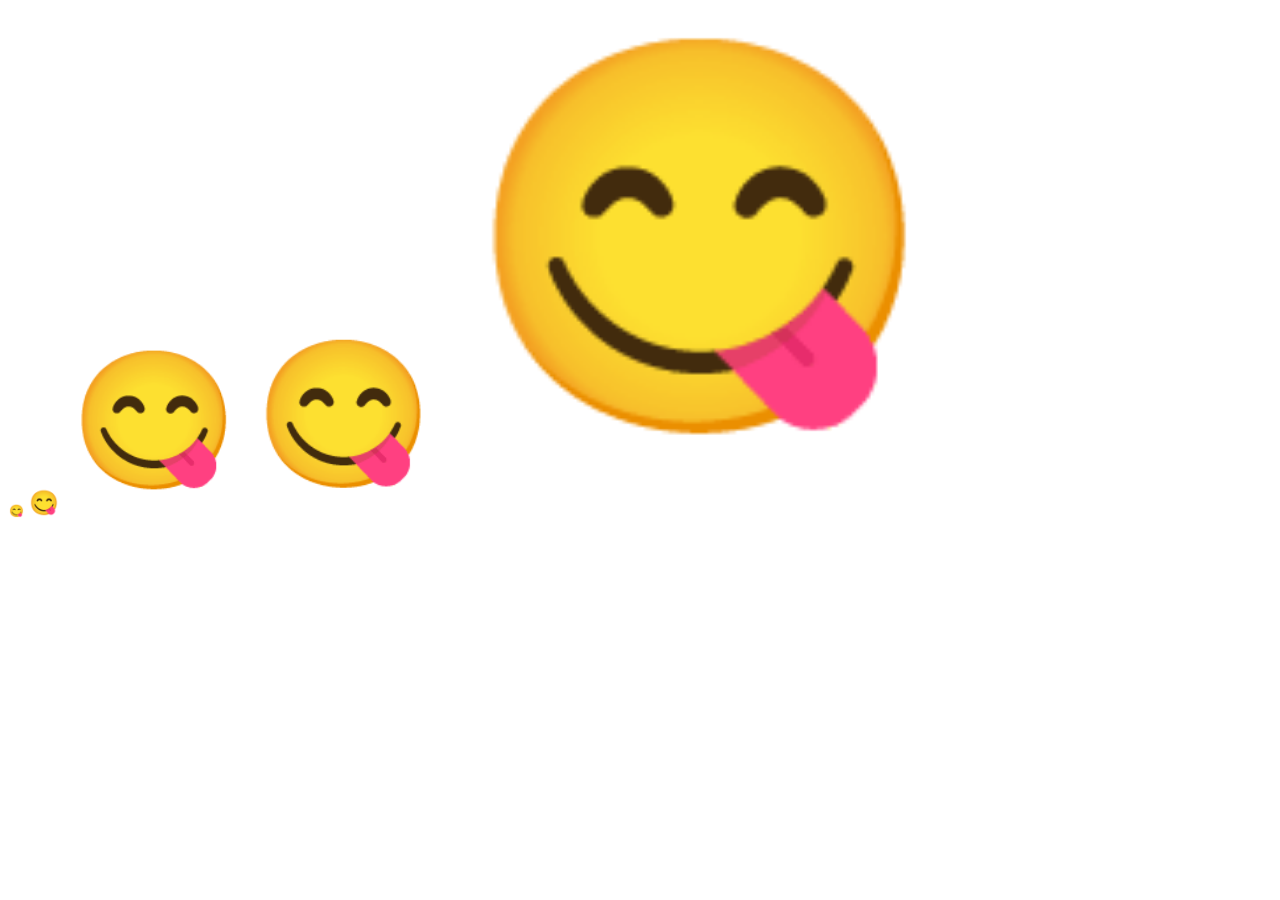
<file: generate-emoji-favicon.html>
<!DOCTYPE html>
<html>
<head>
    <meta charset="UTF-8">
    <title>Generate Emoji Favicon</title>
</head>
<body>
    <canvas id="canvas16" width="16" height="16"></canvas>
    <canvas id="canvas32" width="32" height="32"></canvas>
    <canvas id="canvas180" width="180" height="180"></canvas>
    <canvas id="canvas192" width="192" height="192"></canvas>
    <canvas id="canvas512" width="512" height="512"></canvas>
    
    <script>
        const emoji = '😋'; // Yummy smile emoji
        
        function drawEmoji(canvas, size) {
            const ctx = canvas.getContext('2d');
            ctx.fillStyle = '#ffffff';
            ctx.fillRect(0, 0, size, size);
            ctx.font = `${size * 0.75}px Arial`;
            ctx.textAlign = 'center';
            ctx.textBaseline = 'middle';
            ctx.fillText(emoji, size / 2, size / 2);
        }
        
        drawEmoji(document.getElementById('canvas16'), 16);
        drawEmoji(document.getElementById('canvas32'), 32);
        drawEmoji(document.getElementById('canvas180'), 180);
        drawEmoji(document.getElementById('canvas192'), 192);
        drawEmoji(document.getElementById('canvas512'), 512);
        
        // Download links
        function downloadCanvas(canvasId, filename) {
            const canvas = document.getElementById(canvasId);
            const link = document.createElement('a');
            link.download = filename;
            link.href = canvas.toDataURL('image/png');
            document.body.appendChild(link);
            link.click();
            document.body.removeChild(link);
        }
        
        setTimeout(() => {
            downloadCanvas('canvas16', 'favicon-16x16.png');
        }, 100);
        setTimeout(() => {
            downloadCanvas('canvas32', 'favicon-32x32.png');
        }, 200);
        setTimeout(() => {
            downloadCanvas('canvas180', 'apple-touch-icon.png');
        }, 300);
        setTimeout(() => {
            downloadCanvas('canvas192', 'android-chrome-192x192.png');
        }, 400);
        setTimeout(() => {
            downloadCanvas('canvas512', 'android-chrome-512x512.png');
        }, 500);
    </script>
</body>
</html>
</file>
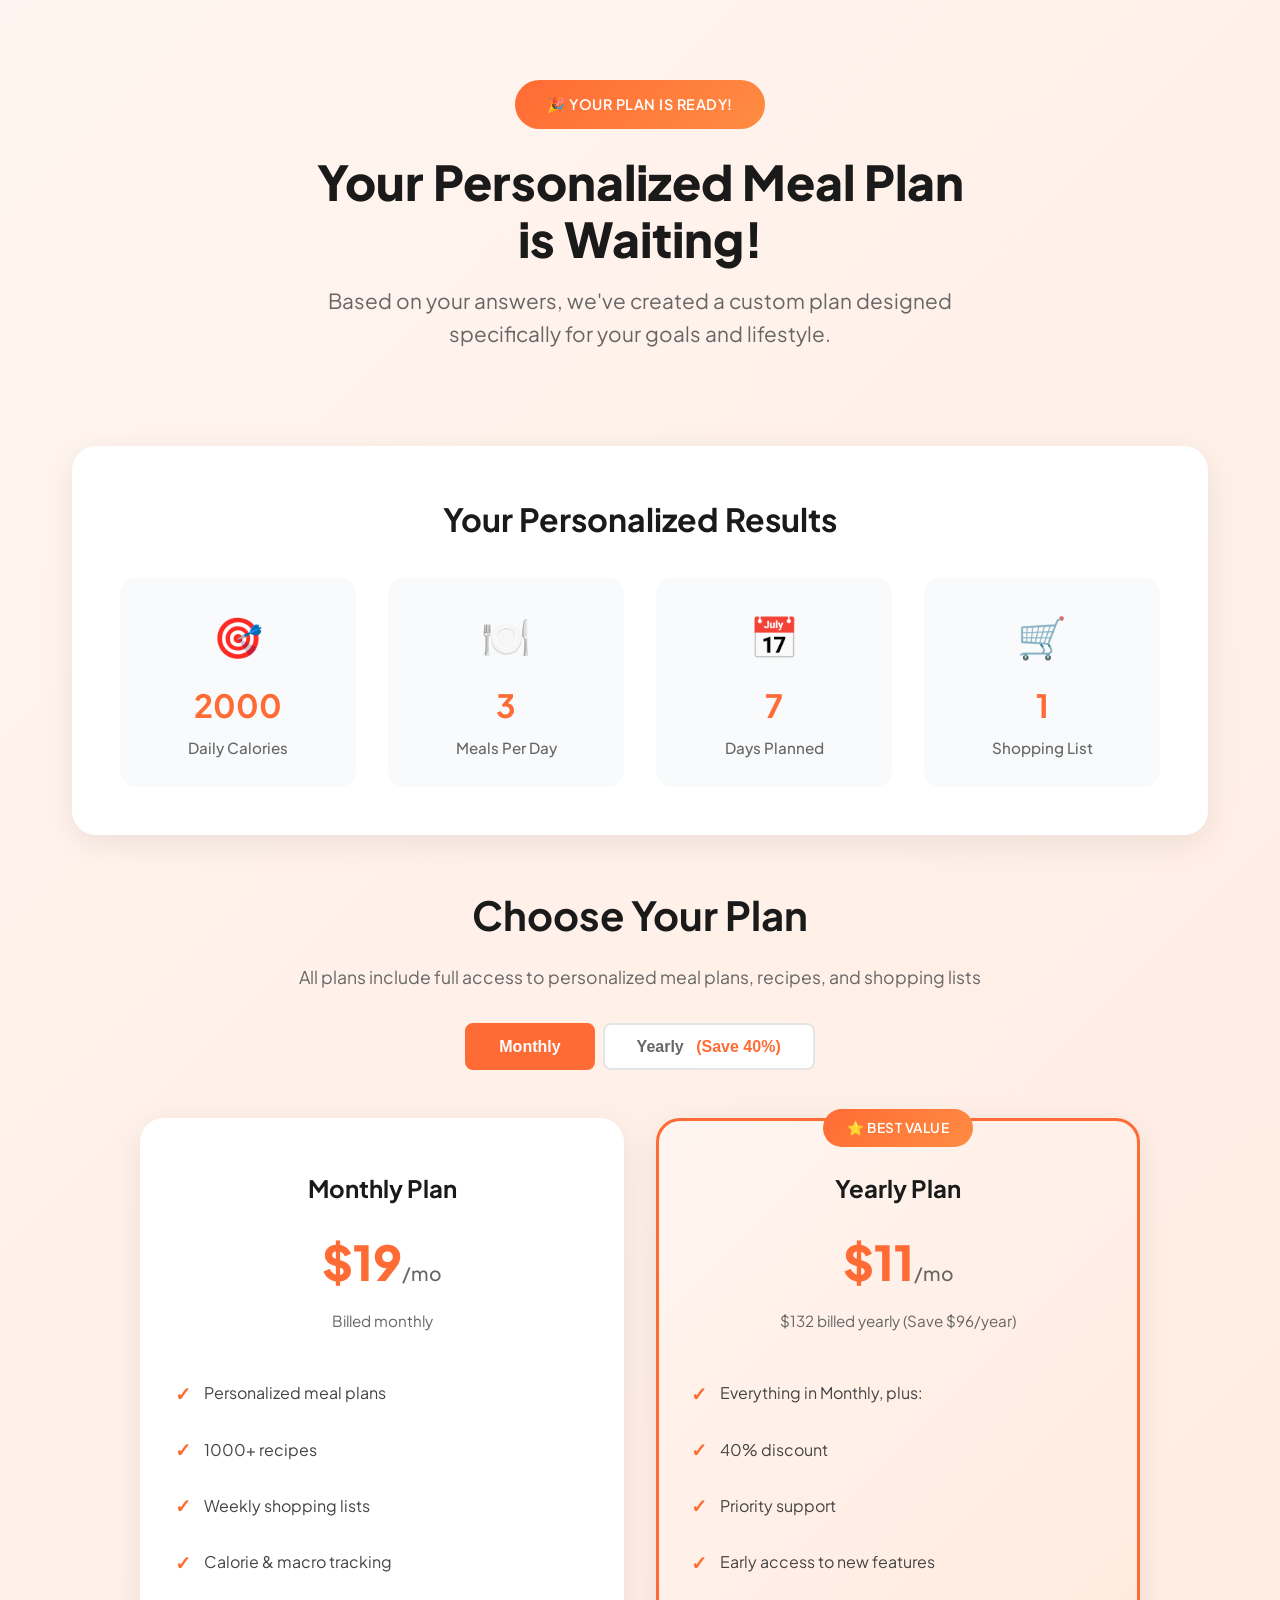
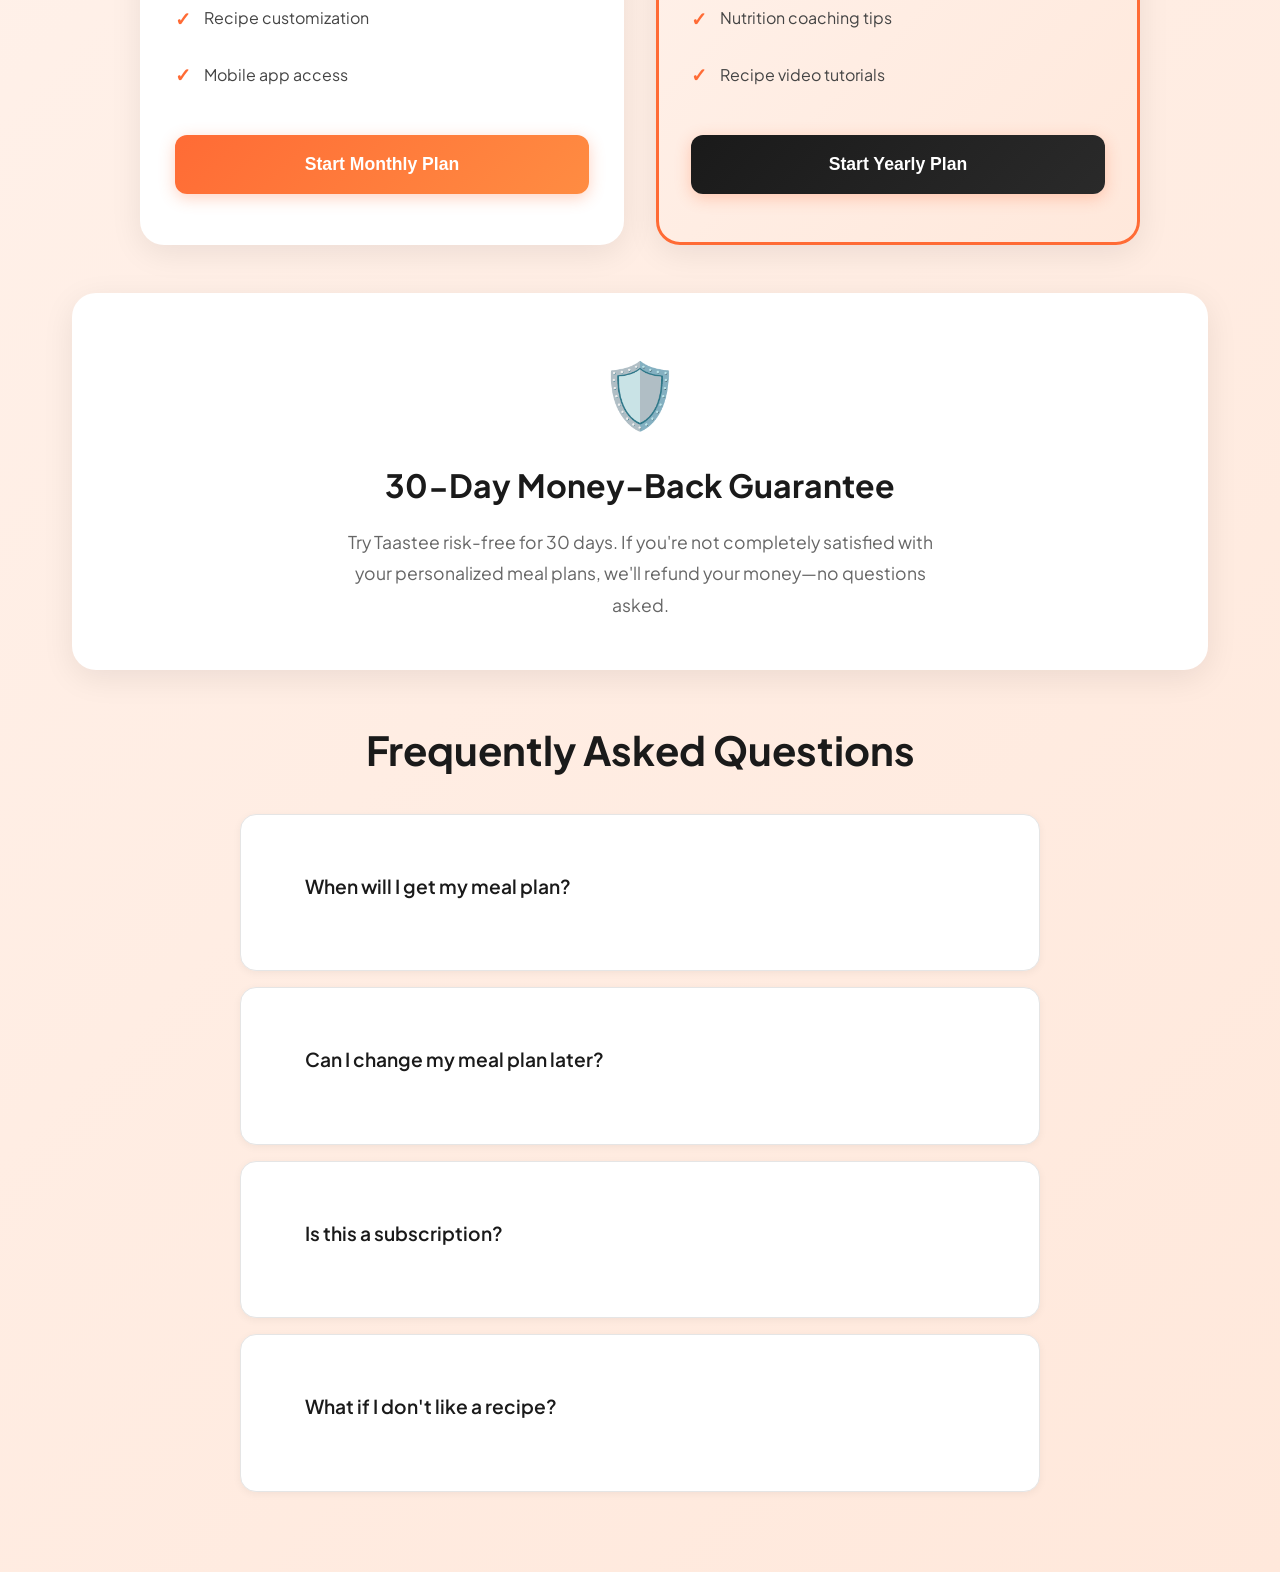
<file: offer.html>
<!DOCTYPE html>
<html lang="en">
<head>
    <meta charset="UTF-8">
    <meta name="viewport" content="width=device-width, initial-scale=1.0">
    <title>Your Personalized Plan - Taastee</title>
    <link rel="icon" type="image/x-icon" href="/favicon.ico">
    <link rel="icon" type="image/png" sizes="32x32" href="/favicon-32x32.png">
    <link rel="icon" type="image/png" sizes="16x16" href="/favicon-16x16.png">
    <link rel="apple-touch-icon" sizes="180x180" href="/apple-touch-icon.png">
    <link rel="stylesheet" href="styles.css">
    <style>
        body {
            background: linear-gradient(135deg, #fff5f0 0%, #ffe8db 100%);
            min-height: 100vh;
        }

        .offer-container {
            max-width: 1200px;
            margin: 0 auto;
            padding: 2rem;
        }

        .offer-header {
            text-align: center;
            margin-bottom: 3rem;
            padding: 3rem 2rem;
        }

        .offer-badge {
            display: inline-block;
            background: linear-gradient(135deg, #ff6b35 0%, #ff8c42 100%);
            color: white;
            padding: 0.8rem 2rem;
            border-radius: 50px;
            font-weight: 600;
            font-size: 0.9rem;
            letter-spacing: 0.5px;
            margin-bottom: 1.5rem;
            animation: pulse 2s ease-in-out infinite;
        }

        @keyframes pulse {
            0%, 100% { transform: scale(1); }
            50% { transform: scale(1.05); }
        }

        .offer-title {
            font-size: 3rem;
            font-weight: 800;
            color: #1a1a1a;
            margin-bottom: 1rem;
            line-height: 1.2;
        }

        .offer-subtitle {
            font-size: 1.3rem;
            color: #666;
            max-width: 700px;
            margin: 0 auto;
        }

        /* Results Summary */
        .results-summary {
            background: white;
            border-radius: 24px;
            padding: 3rem;
            box-shadow: 0 8px 32px rgba(0, 0, 0, 0.08);
            margin-bottom: 3rem;
        }

        .results-grid {
            display: grid;
            grid-template-columns: repeat(auto-fit, minmax(200px, 1fr));
            gap: 2rem;
            margin-top: 2rem;
        }

        .result-card {
            text-align: center;
            padding: 1.5rem;
            background: #f9fafb;
            border-radius: 16px;
            border: 2px solid transparent;
            transition: all 0.3s;
        }

        .result-card:hover {
            border-color: #ff6b35;
            transform: translateY(-4px);
        }

        .result-icon {
            font-size: 2.5rem;
            margin-bottom: 0.8rem;
        }

        .result-value {
            font-size: 2rem;
            font-weight: 700;
            color: #ff6b35;
            margin-bottom: 0.3rem;
        }

        .result-label {
            font-size: 0.95rem;
            color: #666;
            font-weight: 500;
        }

        /* Pricing Cards */
        .pricing-section {
            margin-bottom: 3rem;
        }

        .pricing-header {
            text-align: center;
            margin-bottom: 3rem;
        }

        .pricing-header h2 {
            font-size: 2.5rem;
            font-weight: 700;
            color: #1a1a1a;
            margin-bottom: 1rem;
        }

        .pricing-toggle {
            display: flex;
            gap: 0.5rem;
            justify-content: center;
            margin-top: 2rem;
        }

        .toggle-option {
            padding: 0.8rem 2rem;
            border: 2px solid #e5e5e5;
            background: white;
            border-radius: 8px;
            font-size: 1rem;
            font-weight: 600;
            color: #666;
            cursor: pointer;
            transition: all 0.3s;
        }

        .toggle-option.active {
            background: #ff6b35;
            color: white;
            border-color: #ff6b35;
        }

        .pricing-grid {
            display: grid;
            grid-template-columns: repeat(auto-fit, minmax(320px, 1fr));
            gap: 2rem;
            max-width: 1000px;
            margin: 0 auto;
        }

        .pricing-card {
            background: white;
            border-radius: 24px;
            padding: 3rem 2rem;
            box-shadow: 0 8px 32px rgba(0, 0, 0, 0.08);
            text-align: center;
            position: relative;
            border: 3px solid transparent;
            transition: all 0.3s;
        }

        .pricing-card:hover {
            transform: translateY(-8px);
            box-shadow: 0 16px 48px rgba(0, 0, 0, 0.12);
        }

        .pricing-card.featured {
            border-color: #ff6b35;
            background: linear-gradient(135deg, #fff5f0 0%, #ffe8db 100%);
        }

        .featured-badge {
            position: absolute;
            top: -12px;
            left: 50%;
            transform: translateX(-50%);
            background: linear-gradient(135deg, #ff6b35 0%, #ff8c42 100%);
            color: white;
            padding: 0.5rem 1.5rem;
            border-radius: 50px;
            font-weight: 600;
            font-size: 0.85rem;
            letter-spacing: 0.5px;
        }

        .plan-name {
            font-size: 1.5rem;
            font-weight: 700;
            color: #1a1a1a;
            margin-bottom: 1rem;
        }

        .plan-price {
            font-size: 3rem;
            font-weight: 800;
            color: #ff6b35;
            margin-bottom: 0.5rem;
        }

        .plan-price span {
            font-size: 1.2rem;
            color: #666;
            font-weight: 500;
        }

        .plan-billing {
            font-size: 0.95rem;
            color: #666;
            margin-bottom: 2rem;
        }

        .plan-features {
            text-align: left;
            margin-bottom: 2rem;
        }

        .plan-features li {
            padding: 0.8rem 0;
            color: #444;
            font-size: 1rem;
            display: flex;
            align-items: center;
            gap: 0.8rem;
        }

        .plan-features li::before {
            content: "✓";
            color: #ff6b35;
            font-weight: 700;
            font-size: 1.2rem;
            flex-shrink: 0;
        }

        .btn-select-plan {
            width: 100%;
            padding: 1.2rem 2rem;
            background: linear-gradient(135deg, #ff6b35 0%, #ff8c42 100%);
            color: white;
            border: none;
            border-radius: 12px;
            font-size: 1.1rem;
            font-weight: 600;
            cursor: pointer;
            transition: all 0.3s;
            box-shadow: 0 4px 16px rgba(255, 107, 53, 0.3);
        }

        .btn-select-plan:hover {
            transform: translateY(-2px);
            box-shadow: 0 6px 20px rgba(255, 107, 53, 0.4);
        }

        .pricing-card.featured .btn-select-plan {
            background: linear-gradient(135deg, #1a1a1a 0%, #2a2a2a 100%);
        }

        /* Guarantee Section */
        .guarantee-section {
            background: white;
            border-radius: 24px;
            padding: 3rem;
            text-align: center;
            box-shadow: 0 8px 32px rgba(0, 0, 0, 0.08);
            margin-bottom: 3rem;
        }

        .guarantee-icon {
            font-size: 4rem;
            margin-bottom: 1rem;
        }

        .guarantee-title {
            font-size: 2rem;
            font-weight: 700;
            color: #1a1a1a;
            margin-bottom: 1rem;
        }

        .guarantee-text {
            font-size: 1.1rem;
            color: #666;
            max-width: 600px;
            margin: 0 auto;
            line-height: 1.8;
        }

        /* FAQ Section */
        .faq-section {
            max-width: 800px;
            margin: 0 auto 3rem;
        }

        .faq-title {
            font-size: 2.5rem;
            font-weight: 700;
            color: #1a1a1a;
            text-align: center;
            margin-bottom: 2rem;
        }

        .faq-item {
            background: white;
            border-radius: 16px;
            padding: 2rem;
            margin-bottom: 1rem;
            box-shadow: 0 2px 8px rgba(0, 0, 0, 0.05);
        }

        .faq-question {
            font-size: 1.2rem;
            font-weight: 600;
            color: #1a1a1a;
            margin-bottom: 0.8rem;
        }

        .faq-answer {
            font-size: 1rem;
            color: #666;
            line-height: 1.8;
        }

        /* Responsive */
        @media (max-width: 768px) {
            .offer-title {
                font-size: 2rem;
            }

            .offer-subtitle {
                font-size: 1.1rem;
            }

            .results-grid {
                grid-template-columns: 1fr;
            }

            .pricing-grid {
                grid-template-columns: 1fr;
            }

            .results-summary,
            .guarantee-section {
                padding: 2rem;
            }
        }
    </style>
</head>
<body>
    <div class="offer-container">
        <!-- Header -->
        <div class="offer-header">
            <div class="offer-badge">🎉 YOUR PLAN IS READY!</div>
            <h1 class="offer-title">Your Personalized Meal Plan<br>is Waiting!</h1>
            <p class="offer-subtitle">Based on your answers, we've created a custom plan designed specifically for your goals and lifestyle.</p>
        </div>

        <!-- Results Summary -->
        <div class="results-summary">
            <h2 style="text-align: center; margin-bottom: 2rem; font-size: 2rem; color: #1a1a1a;">Your Personalized Results</h2>
            <div class="results-grid">
                <div class="result-card">
                    <div class="result-icon">🎯</div>
                    <div class="result-value" id="dailyCalories">2000</div>
                    <div class="result-label">Daily Calories</div>
                </div>
                <div class="result-card">
                    <div class="result-icon">🍽️</div>
                    <div class="result-value" id="mealsPerDay">3</div>
                    <div class="result-label">Meals Per Day</div>
                </div>
                <div class="result-card">
                    <div class="result-icon">📅</div>
                    <div class="result-value">7</div>
                    <div class="result-label">Days Planned</div>
                </div>
                <div class="result-card">
                    <div class="result-icon">🛒</div>
                    <div class="result-value">1</div>
                    <div class="result-label">Shopping List</div>
                </div>
            </div>
        </div>

        <!-- Pricing Section -->
        <div class="pricing-section">
            <div class="pricing-header">
                <h2>Choose Your Plan</h2>
                <p style="font-size: 1.1rem; color: #666;">All plans include full access to personalized meal plans, recipes, and shopping lists</p>
                <div class="pricing-toggle">
                    <button class="toggle-option active" onclick="toggleBilling('monthly')">Monthly</button>
                    <button class="toggle-option" onclick="toggleBilling('yearly')">Yearly <span style="color: #ff6b35; margin-left: 0.5rem;">(Save 40%)</span></button>
                </div>
            </div>

            <div class="pricing-grid">
                <!-- Monthly Plan -->
                <div class="pricing-card">
                    <div class="plan-name">Monthly Plan</div>
                    <div class="plan-price">$19<span>/mo</span></div>
                    <div class="plan-billing">Billed monthly</div>
                    <ul class="plan-features">
                        <li>Personalized meal plans</li>
                        <li>1000+ recipes</li>
                        <li>Weekly shopping lists</li>
                        <li>Calorie & macro tracking</li>
                        <li>Recipe customization</li>
                        <li>Mobile app access</li>
                    </ul>
                    <button class="btn-select-plan" onclick="selectPlan('monthly')">Start Monthly Plan</button>
                </div>

                <!-- Yearly Plan (Featured) -->
                <div class="pricing-card featured">
                    <div class="featured-badge">⭐ BEST VALUE</div>
                    <div class="plan-name">Yearly Plan</div>
                    <div class="plan-price">$11<span>/mo</span></div>
                    <div class="plan-billing">$132 billed yearly (Save $96/year)</div>
                    <ul class="plan-features">
                        <li>Everything in Monthly, plus:</li>
                        <li>40% discount</li>
                        <li>Priority support</li>
                        <li>Early access to new features</li>
                        <li>Nutrition coaching tips</li>
                        <li>Recipe video tutorials</li>
                    </ul>
                    <button class="btn-select-plan" onclick="selectPlan('yearly')">Start Yearly Plan</button>
                </div>
            </div>
        </div>

        <!-- Guarantee Section -->
        <div class="guarantee-section">
            <div class="guarantee-icon">🛡️</div>
            <h3 class="guarantee-title">30-Day Money-Back Guarantee</h3>
            <p class="guarantee-text">Try Taastee risk-free for 30 days. If you're not completely satisfied with your personalized meal plans, we'll refund your money—no questions asked.</p>
        </div>

        <!-- FAQ Section -->
        <div class="faq-section">
            <h2 class="faq-title">Frequently Asked Questions</h2>
            
            <div class="faq-item">
                <div class="faq-question">When will I get my meal plan?</div>
                <div class="faq-answer">Instantly! As soon as you subscribe, you'll get immediate access to your personalized meal plan, recipes, and shopping list.</div>
            </div>

            <div class="faq-item">
                <div class="faq-question">Can I change my meal plan later?</div>
                <div class="faq-answer">Absolutely! You can update your preferences, dietary restrictions, and goals at any time, and we'll regenerate your meal plan accordingly.</div>
            </div>

            <div class="faq-item">
                <div class="faq-question">Is this a subscription?</div>
                <div class="faq-answer">Yes, but you can cancel anytime with no penalties. We believe in giving you complete flexibility.</div>
            </div>

            <div class="faq-item">
                <div class="faq-question">What if I don't like a recipe?</div>
                <div class="faq-answer">Simply swap it out! Every meal can be replaced with alternatives that match your preferences and dietary needs.</div>
            </div>
        </div>
    </div>

    <script>
        // Load user data from localStorage
        const userData = JSON.parse(localStorage.getItem('taasteeUserData') || '{}');
        
        // Display personalized data
        if (userData.step8) {
            document.getElementById('mealsPerDay').textContent = userData.step8;
        }
        
        // Calculate estimated calories based on user data (simplified)
        let estimatedCalories = 2000; // Default
        if (userData.step1 === 'lose') {
            estimatedCalories = 1800;
        } else if (userData.step1 === 'gain') {
            estimatedCalories = 2400;
        }
        document.getElementById('dailyCalories').textContent = estimatedCalories;

        // Billing toggle
        function toggleBilling(type) {
            const buttons = document.querySelectorAll('.toggle-option');
            buttons.forEach(btn => btn.classList.remove('active'));
            event.target.classList.add('active');
            
            // Update pricing display (simplified)
            // In production, you'd update all prices based on the selected billing cycle
        }

        // Plan selection
        function selectPlan(plan) {
            console.log('Selected plan:', plan);
            console.log('User data:', userData);
            
            // Store selected plan
            localStorage.setItem('selectedPlan', plan);
            
            // In production, redirect to payment page
            alert(`Great choice! Redirecting to secure checkout for ${plan} plan...`);
            
            // Redirect to payment/checkout page
            // window.location.href = 'checkout.html?plan=' + plan;
        }
    </script>
</body>
</html>
</file>
<file: styles.css>
/* Google Fonts */
@import url('https://fonts.googleapis.com/css2?family=Plus+Jakarta+Sans:wght@300;400;500;600;700;800&family=Playfair+Display:wght@400;500;600;700&display=swap');

/* Reset and Base Styles */
* {
    margin: 0;
    padding: 0;
    box-sizing: border-box;
}

html {
    scroll-behavior: smooth;
    scroll-padding-top: 80px; /* Account for fixed navbar */
}

:root {
    --primary-color: #2d6a5c;
    --primary-dark: #245548;
    --secondary-color: #3d7a6c;
    --accent-color: #4d8a7c;
    --text-dark: #1a1a1a;
    --text-light: #666666;
    --bg-light: #f7f8f9;
    --bg-lighter: #ffffff;
    --border-color: #e5e5e5;
    --white: #ffffff;
    --black: #000000;
    --shadow: 0 1px 3px rgba(0, 0, 0, 0.1);
    --shadow-md: 0 4px 6px rgba(0, 0, 0, 0.1);
    --shadow-lg: 0 10px 24px rgba(0, 0, 0, 0.1);
    --shadow-xl: 0 20px 40px rgba(0, 0, 0, 0.15);
    --gradient-1: linear-gradient(135deg, #2d6a5c 0%, #3d7a6c 100%);
    --gradient-2: linear-gradient(135deg, #3d7a6c 0%, #4d8a7c 100%);
    --gradient-3: linear-gradient(135deg, #2d6a5c 0%, #245548 100%);
    --gradient-hero: linear-gradient(135deg, #f0f4f3 0%, #e8efed 100%);
}

body {
    font-family: 'Plus Jakarta Sans', sans-serif;
    line-height: 1.6;
    color: var(--text-dark);
    background-color: var(--white);
    overflow-x: hidden;
    max-width: 100%;
}

h1, h2, h3, h4, h5, h6 {
    font-family: 'Plus Jakarta Sans', sans-serif;
}

.font-serif {
    font-family: 'Playfair Display', serif;
}

.container {
    max-width: 1200px;
    margin: 0 auto;
    padding: 0 20px;
}

/* Navigation */
.navbar {
    background-color: var(--white);
    box-shadow: 0 1px 3px rgba(0, 0, 0, 0.06);
    padding: 1.2rem 0;
    position: sticky;
    top: 0;
    z-index: 1000;
    border-bottom: 1px solid var(--border-color);
}

.navbar .container {
    display: flex;
    justify-content: space-between;
    align-items: center;
}

.nav-brand {
    display: flex;
    align-items: center;
    gap: 0.8rem;
    cursor: pointer;
}

.nav-logo {
    height: 65px;
    width: auto;
    display: block;
    transition: transform 0.3s ease;
}

.nav-logo:hover {
    transform: scale(1.05);
}

.nav-brand h1 {
    font-size: 1.6rem;
    color: var(--text-dark);
    font-weight: 700;
    margin: 0;
}

.nav-links {
    display: flex;
    align-items: center;
    gap: 2rem;
}

.nav-links a {
    text-decoration: none;
    color: var(--text-dark);
    font-weight: 500;
    font-size: 0.95rem;
    transition: color 0.3s;
    position: relative;
}

.nav-links a:not(.btn-nav-primary):hover {
    color: var(--primary-color);
}

.nav-links a:not(.btn-nav-primary)::after {
    content: '';
    position: absolute;
    bottom: -4px;
    left: 0;
    width: 0;
    height: 2px;
    background: var(--primary-color);
    transition: width 0.3s ease;
}

.nav-links a:not(.btn-nav-primary):hover::after {
    width: 100%;
}

.btn-nav-primary {
    background-color: var(--primary-color);
    color: #ffffff !important;
    border: none;
    padding: 0.7rem 1.8rem;
    border-radius: 8px;
    font-weight: 600;
    cursor: pointer;
    transition: all 0.3s;
    box-shadow: 0 2px 8px rgba(45, 106, 92, 0.2);
    text-decoration: none;
}

.btn-nav-primary:hover {
    background-color: var(--primary-dark);
    transform: translateY(-2px);
    box-shadow: 0 4px 12px rgba(255, 107, 53, 0.3);
}

.btn-nav-primary::after {
    display: none;
}

.btn-secondary {
    background-color: var(--primary-color);
    color: var(--white);
    border: none;
    padding: 0.6rem 1.5rem;
    border-radius: 8px;
    font-weight: 600;
    cursor: pointer;
    transition: background-color 0.3s, transform 0.2s;
}

.btn-secondary:hover {
    background-color: var(--primary-dark);
    transform: translateY(-2px);
}

.btn-link {
    background: none;
    border: none;
    color: var(--text-dark);
    font-weight: 500;
    cursor: pointer;
    padding: 0.6rem 1rem;
}

.btn-link:hover {
    color: var(--primary-color);
}

/* Hero Section */
.hero {
    padding: 2rem 0 3rem;
    background: var(--white);
    position: relative;
    overflow: visible;
}

.hero-grid {
    display: grid;
    grid-template-columns: 1fr 1fr;
    gap: 4rem;
    align-items: center;
    margin-bottom: 4rem;
    position: relative;
    width: 100vw;
    margin-left: calc(-50vw + 50%);
    padding: 0 max(20px, calc((100vw - 1200px) / 2));
}

.hero-left {
    display: flex;
    flex-direction: column;
    gap: 1.5rem;
    padding: 2rem;
    background: var(--white);
    position: relative;
    z-index: 1;
}

.hero-right {
    position: relative;
    padding: 5rem 5rem 5rem 0;
    background: linear-gradient(135deg, rgba(190, 222, 215, 0.3) 0%, rgba(210, 232, 227, 0.3) 100%);
    border-radius: 24px;
    margin-right: -2rem;
    display: flex;
    align-items: center;
    min-height: 700px;
}

.hero-image-container {
    position: relative;
    width: 100%;
    aspect-ratio: 1 / 1;
    max-width: 450px;
    margin: 0;
    padding: 16px;
    overflow: hidden;
    border-radius: 50%;
}

.hero-image-container::before {
    content: '';
    position: absolute;
    top: 0;
    left: 0;
    right: 0;
    bottom: 0;
    border-radius: 50%;
    background: linear-gradient(135deg, rgba(190, 222, 215, 0.5) 0%, rgba(210, 232, 227, 0.5) 100%);
    z-index: 0;
}

.hero-image {
    position: relative;
    width: 100%;
    height: 100%;
    border-radius: 50%;
    box-shadow: var(--shadow-xl);
    object-fit: cover;
    border: 4px solid rgba(255, 255, 255, 0.95);
    transition: transform 0.4s ease, box-shadow 0.4s ease;
    cursor: pointer;
  
}

.hero-image:hover {
    transform: scale(1.08);
    box-shadow: 0 25px 50px rgba(0, 0, 0, 0.2);
}

.floating-badge {
    position: absolute;
    background: var(--white);
    padding: 1rem 1.5rem;
    border-radius: 16px;
    box-shadow: var(--shadow-lg);
    display: flex;
    align-items: center;
    gap: 0.8rem;
}

.floating-badge .badge-emoji {
    font-size: 2rem;
}

.floating-badge .badge-text {
    display: flex;
    flex-direction: column;
    gap: 0.2rem;
}

.floating-badge .badge-text small {
    font-size: 0.7rem;
    color: var(--text-light);
    font-weight: 600;
    letter-spacing: 0.05em;
}

.floating-badge .badge-text strong {
    font-size: 0.95rem;
    color: var(--text-dark);
}

.badge-calories {
    top: 18%;
    right: 5%;
}

.badge-ingredients {
    bottom: 25%;
    left: -10%;
}

.trust-badge {
    text-align: left;
    margin-bottom: 0;
    font-size: 0.9rem;
    color: var(--text-light);
    font-weight: 500;
    background: var(--white);
    padding: 0.5rem 1rem;
    border-radius: 20px;
    display: inline-flex;
    align-items: center;
    gap: 0.5rem;
    width: fit-content;
}

.trust-badge .emoji {
    font-size: 1.2rem;
}

.hero-title {
    font-size: 3.5rem;
    font-weight: 800;
    margin-bottom: 0;
    text-align: left;
    color: var(--text-dark);
    line-height: 1.1;
    letter-spacing: -0.02em;
}

.hero-title .highlight {
    font-family: 'Playfair Display', serif;
    font-style: italic;
    color: var(--primary-color);
    font-weight: 600;
}

.hero-subtitle {
    font-size: 1.15rem;
    color: var(--text-light);
    text-align: left;
    max-width: 100%;
    margin: 0;
    line-height: 1.7;
}

.btn-hero-cta {
    background-color: var(--primary-color);
    color: var(--white);
    border: none;
    padding: 1rem 2rem;
    border-radius: 8px;
    font-size: 1.1rem;
    font-weight: 600;
    cursor: pointer;
    transition: background-color 0.3s, transform 0.2s;
    width: fit-content;
    display: flex;
    align-items: center;
    gap: 0.5rem;
}

.btn-hero-cta:hover {
    background-color: var(--primary-dark);
    transform: translateY(-2px);
}

.trust-users {
    display: flex;
    align-items: center;
    gap: 1rem;
    margin-top: 0.5rem;
}

.user-avatars {
    display: flex;
    align-items: center;
    margin-left: -0.5rem;
}

.avatar {
    width: 40px;
    height: 40px;
    border-radius: 50%;
    background: linear-gradient(135deg, var(--primary-color) 0%, var(--primary-dark) 100%);
    display: flex;
    align-items: center;
    justify-content: center;
    font-size: 1.2rem;
    border: 3px solid var(--white);
    margin-left: -0.5rem;
    overflow: hidden;
}

.avatar img {
    width: 100%;
    height: 100%;
    object-fit: cover;
}

.avatar:first-child {
    margin-left: 0;
}

.trust-users p {
    font-size: 0.95rem;
    color: var(--text-dark);
    margin: 0;
}

.trust-users strong {
    font-weight: 700;
}

.hero-badges {
    display: flex;
    justify-content: center;
    gap: 2rem;
    margin: 3rem auto;
    flex-wrap: wrap;
    max-width: 900px;
}

.badge-item {
    display: flex;
    align-items: center;
    gap: 1rem;
    padding: 1.5rem 2rem;
    background: var(--white);
    border-radius: 12px;
    box-shadow: var(--shadow-md);
    transition: transform 0.3s, box-shadow 0.3s;
}

.badge-item:hover {
    transform: translateY(-5px);
    box-shadow: var(--shadow-lg);
}

.badge-emoji {
    font-size: 2.5rem;
}

.badge-item strong {
    display: block;
    color: var(--text-dark);
    font-size: 1.1rem;
    margin-bottom: 0.2rem;
}

.badge-item p {
    color: var(--text-light);
    font-size: 0.9rem;
    margin: 0;
}

.press-section {
    margin-top: 3rem;
    text-align: center;
}

.press-label {
    font-size: 0.9rem;
    color: var(--text-light);
    font-weight: 600;
    text-transform: uppercase;
    letter-spacing: 0.05em;
    margin-bottom: 1rem;
}

.press-logos {
    display: flex;
    justify-content: center;
    gap: 2.5rem;
    flex-wrap: wrap;
}

.press-logos span {
    font-weight: 700;
    color: var(--text-light);
    font-size: 1.1rem;
    opacity: 0.7;
    transition: opacity 0.3s;
}

.press-logos span:hover {
    opacity: 1;
}

.recipe-badge {
    margin-top: 2rem;
    text-align: center;
    padding: 1.5rem;
    background: linear-gradient(135deg, #ffecd2 0%, #fcb69f 100%);
    border-radius: 50px;
    display: inline-flex;
    align-items: center;
    gap: 1rem;
    box-shadow: var(--shadow-lg);
    animation: pulse 2s ease-in-out infinite;
}

.recipe-icon {
    font-size: 2rem;
}

.recipe-badge strong {
    font-size: 1.1rem;
    color: var(--text-dark);
}

@keyframes pulse {
    0%, 100% {
        transform: scale(1);
    }
    50% {
        transform: scale(1.05);
    }
}

/* Meal Plan Generator */
.meal-plan-generator {
    background: var(--white);
    border-radius: 12px;
    padding: 2.5rem;
    box-shadow: var(--shadow-lg);
    max-width: 700px;
    margin: 0 auto;
}

.meal-plan-generator h2 {
    font-size: 1.5rem;
    margin-bottom: 2rem;
    text-align: center;
    color: var(--text-dark);
}

.generator-form {
    display: flex;
    flex-direction: column;
    gap: 1.5rem;
}

.form-group {
    display: flex;
    flex-direction: column;
    gap: 0.5rem;
}

.form-group label {
    font-weight: 600;
    color: var(--text-dark);
    display: flex;
    align-items: center;
    gap: 0.5rem;
    flex-wrap: wrap;
}

.form-control {
    padding: 0.75rem;
    border: 2px solid var(--border-color);
    border-radius: 6px;
    font-size: 1rem;
    transition: border-color 0.3s;
    width: 100%;
}

.form-control:focus {
    outline: none;
    border-color: var(--primary-color);
}

.calories-input,
.meals-input {
    padding: 0.5rem;
    border: 2px solid var(--border-color);
    border-radius: 4px;
    font-size: 1rem;
    width: 100px;
    text-align: center;
    font-weight: 600;
}

.calories-input:focus,
.meals-input:focus {
    outline: none;
    border-color: var(--primary-color);
}

.link-text {
    color: var(--secondary-color);
    text-decoration: none;
    font-size: 0.9rem;
    font-weight: normal;
}

.link-text:hover {
    text-decoration: underline;
}

.macros-group {
    display: flex;
    flex-direction: column;
    gap: 1rem;
    padding: 1.5rem;
    background-color: var(--bg-light);
    border-radius: 8px;
}

.macro-item {
    display: flex;
    flex-direction: column;
    gap: 0.5rem;
}

.macro-item label {
    font-weight: 600;
    color: var(--text-dark);
}

.macro-slider {
    width: 100%;
    height: 8px;
    border-radius: 4px;
    background: var(--border-color);
    outline: none;
    -webkit-appearance: none;
    appearance: none;
}

.macro-slider::-webkit-slider-thumb {
    -webkit-appearance: none;
    appearance: none;
    width: 20px;
    height: 20px;
    border-radius: 50%;
    background: var(--primary-color);
    cursor: pointer;
}

.macro-slider::-moz-range-thumb {
    width: 20px;
    height: 20px;
    border-radius: 50%;
    background: var(--primary-color);
    cursor: pointer;
    border: none;
}

.account-prompt {
    text-align: center;
    color: var(--text-light);
    font-size: 0.9rem;
}

.account-prompt a {
    color: var(--secondary-color);
    text-decoration: none;
}

.account-prompt a:hover {
    text-decoration: underline;
}

.btn-primary {
    background-color: var(--primary-color);
    color: var(--white);
    border: none;
    padding: 1rem 2rem;
    border-radius: 6px;
    font-size: 1.1rem;
    font-weight: 600;
    cursor: pointer;
    transition: background-color 0.3s, transform 0.2s;
}

.btn-primary:hover {
    background-color: var(--primary-dark);
    transform: translateY(-2px);
}

.btn-large {
    padding: 1.2rem 2.5rem;
    font-size: 1.2rem;
}

.meal-plan-result {
    margin-top: 2rem;
    padding: 2rem;
    background-color: var(--bg-light);
    border-radius: 8px;
    border: 2px dashed var(--border-color);
}

.meal-plan-result.hidden {
    display: none;
}

.meal-plan-result h3 {
    margin-bottom: 1rem;
    color: var(--primary-color);
}

.meal-item {
    padding: 1rem;
    margin-bottom: 1rem;
    background: var(--white);
    border-radius: 6px;
    border-left: 4px solid var(--primary-color);
}

.meal-item h4 {
    color: var(--text-dark);
    margin-bottom: 0.5rem;
}

.meal-item p {
    color: var(--text-light);
    font-size: 0.9rem;
}

/* As Seen On Section */
.as-seen-on {
    padding: 3rem 0;
    background-color: var(--white);
    border-bottom: 1px solid var(--border-color);
}

.as-seen-label {
    text-align: center;
    font-size: 0.75rem;
    letter-spacing: 0.1em;
    color: #999;
    margin-bottom: 1.5rem;
    font-weight: 500;
}

.logos-grid {
    display: flex;
    justify-content: center;
    align-items: center;
    gap: 3rem;
    flex-wrap: wrap;
}

.logo-text {
    font-size: 1.1rem;
    font-weight: 500;
    color: #666;
    opacity: 0.7;
}

.logo-text.vogue {
    font-family: 'Playfair Display', serif;
    font-weight: 400;
    letter-spacing: 0.05em;
}

.logo-text.healthline {
    font-weight: 400;
}

.logo-text.mens-health {
    font-style: italic;
    font-weight: 400;
}

.logo-text.insider {
    font-weight: 600;
    letter-spacing: 0.05em;
}

/* How It Works Section */
.how-it-works {
    padding: 5rem 0;
    background-color: var(--white);
}

/* More Than Just Section */
.more-than-just {
    padding: 6rem 0;
    background-color: var(--bg-light);
}

.more-than-grid {
    display: grid;
    grid-template-columns: 1fr 1fr;
    gap: 5rem;
    align-items: center;
}

.more-than-left {
    display: flex;
    flex-direction: column;
    gap: 2rem;
}

.more-than-title {
    font-size: 3rem;
    font-weight: 700;
    line-height: 1.2;
    color: var(--text-dark);
    margin: 0;
}

.highlight-green {
    color: var(--primary-color);
    font-weight: 700;
}

.more-than-subtitle {
    font-size: 1.15rem;
    line-height: 1.7;
    color: var(--text-light);
    margin: 0;
}

.feature-list {
    display: flex;
    flex-direction: column;
    gap: 2rem;
}

.feature-list-item {
    display: flex;
    gap: 1.5rem;
    align-items: flex-start;
}

.feature-icon-circle {
    width: 60px;
    height: 60px;
    min-width: 60px;
    background: var(--white);
    border-radius: 50%;
    display: flex;
    align-items: center;
    justify-content: center;
    font-size: 1.8rem;
    box-shadow: var(--shadow-md);
}

.feature-content h3 {
    font-size: 1.3rem;
    font-weight: 600;
    color: var(--text-dark);
    margin: 0 0 0.5rem 0;
}

.feature-content p {
    font-size: 1rem;
    line-height: 1.6;
    color: var(--text-light);
    margin: 0;
}

.more-than-right {
    display: flex;
    justify-content: center;
}

.daily-summary-card-large {
    background: var(--white);
    border-radius: 24px;
    padding: 2.5rem;
    box-shadow: var(--shadow-xl);
    width: 100%;
    max-width: 500px;
}

.summary-header-large {
    margin-bottom: 2rem;
}

.summary-header-top {
    display: flex;
    justify-content: space-between;
    align-items: flex-start;
}

.summary-label {
    font-size: 0.75rem;
    font-weight: 600;
    color: var(--text-light);
    letter-spacing: 0.1em;
    text-transform: uppercase;
    margin: 0 0 0.5rem 0;
}

.summary-status {
    font-size: 1.5rem;
    font-weight: 600;
    color: var(--text-dark);
    margin: 0;
}

.summary-grade-large {
    font-size: 3rem;
    font-weight: 700;
    color: var(--white);
    background: linear-gradient(135deg, var(--primary-color) 0%, var(--primary-dark) 100%);
    width: 80px;
    height: 80px;
    border-radius: 50%;
    display: flex;
    align-items: center;
    justify-content: center;
    box-shadow: var(--shadow-md);
}

.macro-bars-large {
    display: flex;
    flex-direction: column;
    gap: 1.5rem;
    margin-bottom: 2rem;
}

.macro-bar-item-large {
    display: flex;
    flex-direction: column;
    gap: 0.5rem;
}

.macro-bar-header {
    display: flex;
    justify-content: space-between;
    align-items: center;
}

.macro-name {
    font-size: 1rem;
    font-weight: 600;
    color: var(--text-dark);
}

.macro-values {
    font-size: 0.95rem;
    color: var(--text-light);
}

.macro-values strong {
    color: var(--text-dark);
    font-weight: 700;
}

.progress-bar-large {
    width: 100%;
    height: 14px;
    background-color: #e5e7eb;
    border-radius: 10px;
    overflow: hidden;
}

.progress-fill-large {
    height: 100%;
    border-radius: 10px;
    transition: width 1s ease-out;
}

.progress-fill-large.protein {
    background: linear-gradient(90deg, #9ca3af 0%, #6b7280 100%);
}

.progress-fill-large.carbs {
    background: linear-gradient(90deg, #ffb380 0%, #ff8c42 100%);
}

.progress-fill-large.fats {
    background: linear-gradient(90deg, #ffa05c 0%, #ff6b35 100%);
}

.summary-tip-large {
    background: #fef3c7;
    padding: 1rem 1.2rem;
    border-radius: 12px;
    display: flex;
    align-items: flex-start;
    gap: 0.8rem;
}

.summary-tip-large p {
    color: var(--text-dark);
    margin: 0;
    font-size: 0.95rem;
    line-height: 1.5;
}

.summary-tip-large strong {
    font-weight: 600;
}

.section-title {
    font-size: 2.5rem;
    text-align: center;
    margin-bottom: 1rem;
    color: var(--text-dark);
    font-weight: 700;
    line-height: 1.3;
}

.section-subtitle {
    text-align: center;
    font-size: 1.15rem;
    color: var(--text-light);
    margin-bottom: 3rem;
    max-width: 600px;
    margin-left: auto;
    margin-right: auto;
}

.steps-grid {
    display: grid;
    grid-template-columns: repeat(3, 1fr);
    gap: 3rem;
    margin-top: 3rem;
    position: relative;
}

.step-card {
    text-align: left;
    padding: 2.5rem;
    background: var(--white);
    border-radius: 16px;
    box-shadow: 0 2px 12px rgba(0, 0, 0, 0.08);
    border: 1px solid rgba(0, 0, 0, 0.06);
    transition: transform 0.3s, box-shadow 0.3s;
    position: relative;
}

.step-card:not(:last-child)::after {
    content: '';
    position: absolute;
    top: 50%;
    left: 100%;
    transform: translateY(-50%);
    width: 3rem;
    height: 2px;
    background: #d0d0d0;
    z-index: 0;
    pointer-events: none;
}

.step-card:hover {
    transform: translateY(-4px);
    box-shadow: 0 4px 20px rgba(0, 0, 0, 0.12);
}

.step-number {
    width: 68px;
    height: 68px;
    background: var(--primary-color);
    color: var(--white);
    border-radius: 18px;
    display: flex;
    align-items: center;
    justify-content: center;
    font-size: 2rem;
    font-weight: 700;
    margin: 0 0 1.5rem 0;
}

.step-card h3 {
    font-size: 1.5rem;
    margin-bottom: 1rem;
    color: var(--text-dark);
    font-weight: 600;
}

.step-card p {
    color: var(--text-light);
    line-height: 1.7;
    font-size: 1rem;
}

/* Stats Section */
.stats-section {
    padding: 4rem 0;
    background: linear-gradient(135deg, #667eea 0%, #764ba2 100%);
    color: var(--white);
}

.stats-grid {
    display: grid;
    grid-template-columns: repeat(auto-fit, minmax(200px, 1fr));
    gap: 3rem;
    text-align: center;
}

.stat-item {
    padding: 2rem 1rem;
}

.stat-number {
    font-size: 3rem;
    font-weight: 800;
    margin-bottom: 0.5rem;
    background: var(--white);
    -webkit-background-clip: text;
    -webkit-text-fill-color: transparent;
    background-clip: text;
    text-shadow: 0 2px 10px rgba(255, 255, 255, 0.3);
}

.stat-item p {
    font-size: 1.1rem;
    opacity: 0.95;
    font-weight: 500;
}

/* Features Section */
.features {
    padding: 5rem 0;
    background-color: var(--bg-light);
}

.features-two-column {
    display: grid;
    grid-template-columns: 1fr 1fr;
    gap: 4rem;
    align-items: center;
    margin-bottom: 3rem;
}

.features-images {
    position: relative;
}

.feature-image-grid {
    display: grid;
    grid-template-columns: 1fr 1fr;
    gap: 1.5rem;
    position: relative;
}

.feature-img {
    width: 100%;
    height: 280px;
    object-fit: cover;
    border-radius: 20px;
}

.feature-img-1 {
    grid-column: 1;
    grid-row: 1 / 3;
    height: 100%;
    max-height: 480px;
}

.feature-img-2 {
    grid-column: 2;
    grid-row: 1 / 2;
}

.recipes-badge {
    position: absolute;
    top: 50%;
    left: 50%;
    transform: translate(-50%, -50%);
    background: white;
    padding: 2rem 2.5rem;
    border-radius: 20px;
    box-shadow: 0 8px 32px rgba(0, 0, 0, 0.15);
    text-align: center;
    z-index: 10;
}

.recipes-badge h3 {
    font-size: 2.5rem;
    font-weight: 700;
    color: var(--text-dark);
    margin: 0;
    line-height: 1;
}

.recipes-badge p {
    font-size: 0.75rem;
    letter-spacing: 0.1em;
    color: var(--text-light);
    margin: 0.5rem 0 0 0;
    font-weight: 500;
}

.features-content {
    padding-left: 2rem;
}

.features-title {
    font-size: 2.5rem;
    font-weight: 700;
    color: var(--text-dark);
    margin-bottom: 2.5rem;
    line-height: 1.2;
}

.features-list {
    display: flex;
    flex-direction: column;
    gap: 2rem;
}

.feature-item {
    display: flex;
    gap: 1.5rem;
    align-items: flex-start;
}

.feature-checkmark {
    width: 48px;
    height: 48px;
    min-width: 48px;
    background: rgba(45, 106, 92, 0.1);
    border-radius: 50%;
    display: flex;
    align-items: center;
    justify-content: center;
    color: var(--primary-color);
}

.feature-text h3 {
    font-size: 1.3rem;
    font-weight: 600;
    color: var(--text-dark);
    margin-bottom: 0.5rem;
}

.feature-text p {
    color: var(--text-light);
    line-height: 1.7;
    font-size: 1rem;
    margin: 0;
}

.cta-section {
    text-align: center;
    margin-top: 3rem;
}

/* Progress Tracking Showcase */
.progress-showcase {
    margin-top: 5rem;
    text-align: center;
}

.progress-showcase h3 {
    font-size: 2rem;
    margin-bottom: 0.5rem;
    color: var(--text-dark);
    font-weight: 700;
}

.showcase-subtitle {
    font-size: 1.15rem;
    color: var(--text-light);
    margin-bottom: 3rem;
}

.daily-summary-card {
    background: var(--white);
    border-radius: 20px;
    padding: 2.5rem;
    box-shadow: var(--shadow-xl);
    max-width: 600px;
    margin: 0 auto;
    text-align: left;
    border: 1px solid var(--border-color);
}

.summary-header {
    display: flex;
    align-items: center;
    gap: 1rem;
    margin-bottom: 2rem;
    flex-wrap: wrap;
}

.summary-header h4 {
    font-size: 1.5rem;
    color: var(--text-dark);
    margin: 0;
    flex-shrink: 0;
}

.summary-badge {
    background: linear-gradient(135deg, var(--primary-color) 0%, var(--primary-dark) 100%);
    color: var(--white);
    padding: 0.4rem 1rem;
    border-radius: 20px;
    font-size: 0.85rem;
    font-weight: 600;
}

.summary-grade {
    font-size: 2rem;
    font-weight: 700;
    color: var(--primary-color);
    margin-left: auto;
}

.macro-bars {
    display: flex;
    flex-direction: column;
    gap: 1.5rem;
    margin-bottom: 2rem;
}

.macro-bar-item label {
    display: flex;
    justify-content: space-between;
    margin-bottom: 0.5rem;
    font-weight: 600;
    color: var(--text-dark);
    font-size: 0.95rem;
}

.macro-bar-item label span {
    color: var(--text-light);
}

.progress-bar {
    width: 100%;
    height: 12px;
    background-color: var(--bg-light);
    border-radius: 10px;
    overflow: hidden;
}

.progress-fill {
    height: 100%;
    border-radius: 10px;
    transition: width 1s ease-out;
}

.progress-fill.protein {
    background: linear-gradient(90deg, #f093fb 0%, #f5576c 100%);
}

.progress-fill.carbs {
    background: linear-gradient(90deg, #4facfe 0%, #00f2fe 100%);
}

.progress-fill.fats {
    background: linear-gradient(90deg, #43e97b 0%, #38f9d7 100%);
}

.summary-tip {
    background: linear-gradient(135deg, #ffecd2 0%, #fcb69f 100%);
    padding: 1.2rem;
    border-radius: 12px;
    display: flex;
    align-items: flex-start;
    gap: 0.8rem;
}

.tip-emoji {
    font-size: 1.3rem;
    flex-shrink: 0;
}

.summary-tip p {
    color: var(--text-dark);
    margin: 0;
    font-size: 0.95rem;
    font-weight: 500;
    line-height: 1.5;
}

/* Diet Plans Section */
.diet-plans {
    padding: 5rem 0;
    background-color: #1a1a1a;
    color: var(--white);
}

.diet-plans .section-title {
    color: var(--white);
}

.diet-plans .section-subtitle {
    color: rgba(255, 255, 255, 0.9);
}

.diet-cards-grid {
    display: grid;
    grid-template-columns: repeat(4, 1fr);
    gap: 1.5rem;
    margin: 3rem 0;
}

.diet-card {
    border-radius: 20px;
    overflow: hidden;
    transition: transform 0.3s, box-shadow 0.3s;
    text-decoration: none;
    display: block;
}

.diet-card:hover {
    transform: translateY(-8px);
    box-shadow: 0 20px 40px rgba(0, 0, 0, 0.3);
}

.diet-card-image {
    height: 350px;
    background-size: cover;
    background-position: center;
    background-color: #f0f0f0;
    position: relative;
    display: flex;
    flex-direction: column;
    justify-content: flex-end;
    background-repeat: no-repeat;
    will-change: background-image;
    contain: paint;
}

.diet-card-overlay {
    background: linear-gradient(to top, rgba(0, 0, 0, 0.8) 0%, rgba(0, 0, 0, 0.3) 50%, transparent 100%);
    padding: 2rem 1.5rem 1.5rem;
    display: flex;
    flex-direction: column;
    gap: 0.5rem;
}

.diet-card-overlay h3 {
    font-size: 1.8rem;
    margin: 0;
    color: var(--white);
    font-weight: 600;
}

.diet-card-overlay p {
    color: rgba(255, 255, 255, 0.9);
    margin: 0;
    font-size: 0.95rem;
}

.diet-link {
    display: block;
    color: #7ed9c0;
    font-weight: 600;
    font-size: 0.9rem;
    margin-top: 0.5rem;
    letter-spacing: 0.05em;
}

.btn-explore-diets {
    background: transparent;
    color: var(--white);
    border: 2px solid rgba(255, 255, 255, 0.3);
    padding: 0.9rem 2.5rem;
    border-radius: 50px;
    font-weight: 600;
    cursor: pointer;
    transition: all 0.3s;
    font-size: 1rem;
}

.btn-explore-diets:hover {
    background: rgba(255, 255, 255, 0.1);
    border-color: rgba(255, 255, 255, 0.5);
    transform: translateY(-2px);
}

.btn-secondary-outline {
    background: transparent;
    color: var(--primary-color);
    border: 2px solid var(--primary-color);
    padding: 0.8rem 2rem;
    border-radius: 8px;
    font-weight: 600;
    cursor: pointer;
    transition: all 0.3s;
    font-size: 1rem;
}

.btn-secondary-outline:hover {
    background: var(--primary-color);
    color: var(--white);
    transform: translateY(-2px);
    box-shadow: var(--shadow-md);
}

/* Ratings Section */
.ratings {
    padding: 5rem 0;
    background-color: var(--bg-light);
}

.rating-badge {
    text-align: center;
    font-size: 1.1rem;
    color: var(--text-light);
    margin-bottom: 2rem;
    font-weight: 600;
}

.ratings-grid {
    display: grid;
    grid-template-columns: repeat(auto-fit, minmax(250px, 1fr));
    gap: 2rem;
    margin-bottom: 3rem;
}

.rating-item {
    text-align: center;
    padding: 2rem;
    background-color: var(--white);
    border-radius: 8px;
    box-shadow: var(--shadow);
}

.stars {
    font-size: 1.5rem;
    color: #FFD700;
    margin: 0.5rem 0;
}

.rating-text {
    font-size: 2rem;
    font-weight: 700;
    color: var(--text-dark);
    margin: 0.5rem 0;
}

.rating-count {
    color: var(--text-light);
    font-size: 0.9rem;
}

.press-mentions {
    display: flex;
    justify-content: center;
    gap: 3rem;
    flex-wrap: wrap;
    margin-top: 3rem;
}

.press-mentions p {
    font-weight: 600;
    color: var(--text-light);
    font-size: 1.1rem;
}

/* Testimonials Section */
.testimonials {
    padding: 5rem 0;
    background-color: var(--bg-light);
}

.testimonials-grid {
    display: grid;
    grid-template-columns: repeat(2, 1fr);
    gap: 2rem;
    margin-bottom: 3rem;
    max-width: 1100px;
    margin-left: auto;
    margin-right: auto;
}

.testimonial-card {
    padding: 2.5rem;
    background-color: var(--white);
    border-radius: 16px;
    box-shadow: 0 2px 12px rgba(0, 0, 0, 0.08);
    transition: transform 0.3s, box-shadow 0.3s;
    border-left: 4px solid var(--primary-color);
    display: flex;
    flex-direction: column;
    gap: 1.5rem;
}

.testimonial-card:hover {
    transform: translateY(-4px);
    box-shadow: 0 8px 24px rgba(0, 0, 0, 0.12);
}

.testimonial-card blockquote {
    font-style: italic;
    color: var(--text-dark);
    line-height: 1.8;
    margin: 0;
    font-size: 1.05rem;
    flex-grow: 1;
}

.testimonial-card cite {
    display: block;
    font-style: normal;
    color: var(--text-light);
    font-weight: 600;
    font-size: 0.95rem;
    padding-top: 1rem;
    border-top: 1px solid var(--border-color);
}

.disclaimer {
    text-align: center;
    color: var(--text-light);
    font-size: 0.9rem;
    margin-top: 1rem;
    line-height: 1.7;
    max-width: 900px;
    margin-left: auto;
    margin-right: auto;
}

/* Community Love Section */
.community-love {
    padding: 5rem 0;
    background-color: var(--bg-light);
}

.love-cards-grid {
    display: grid;
    grid-template-columns: repeat(auto-fit, minmax(300px, 1fr));
    gap: 2rem;
    margin-top: 3rem;
}

.love-card {
    background: var(--white);
    padding: 2.5rem;
    border-radius: 16px;
    box-shadow: var(--shadow-md);
    transition: transform 0.3s, box-shadow 0.3s;
    display: flex;
    flex-direction: column;
    gap: 1.5rem;
}

.love-card:hover {
    transform: translateY(-5px);
    box-shadow: var(--shadow-xl);
}

.stars-rating {
    font-size: 1.5rem;
    color: #FFD700;
    letter-spacing: 0.2rem;
}

.love-card blockquote {
    font-size: 1.05rem;
    line-height: 1.7;
    color: var(--text-dark);
    font-style: italic;
    margin: 0;
    flex-grow: 1;
}

.love-author {
    display: flex;
    align-items: center;
    gap: 1rem;
}

.author-avatar {
    width: 50px;
    height: 50px;
    border-radius: 50%;
    background: linear-gradient(135deg, var(--primary-color) 0%, var(--primary-dark) 100%);
    color: var(--white);
    display: flex;
    align-items: center;
    justify-content: center;
    font-size: 1.5rem;
    font-weight: 700;
    flex-shrink: 0;
}

.love-author strong {
    display: block;
    color: var(--text-dark);
    font-size: 1.05rem;
    margin-bottom: 0.2rem;
}

.author-achievement {
    color: var(--primary-color);
    font-size: 0.9rem;
    font-weight: 600;
    margin: 0;
}

/* FAQ Section */
.faq {
    padding: 5rem 0;
    background-color: var(--white);
}

.faq-list {
    max-width: 800px;
    margin: 0 auto;
}

.faq-item {
    margin-bottom: 1rem;
    border: 1px solid var(--border-color);
    border-radius: 12px;
    overflow: hidden;
    background: var(--white);
    transition: box-shadow 0.3s;
}

.faq-item:hover {
    box-shadow: var(--shadow-md);
}

.faq-question {
    width: 100%;
    padding: 1.5rem 2rem;
    background: transparent;
    border: none;
    text-align: left;
    font-size: 1.1rem;
    font-weight: 600;
    color: var(--text-dark);
    cursor: pointer;
    display: flex;
    justify-content: space-between;
    align-items: center;
    transition: background-color 0.3s;
}

.faq-question:hover {
    background-color: var(--bg-light);
}

.faq-icon {
    font-size: 1.5rem;
    color: var(--primary-color);
    font-weight: 400;
    transition: transform 0.3s;
}

.faq-item.active .faq-icon {
    transform: rotate(45deg);
}

.faq-answer {
    max-height: 0;
    overflow: hidden;
    transition: max-height 0.3s ease-out, padding 0.3s ease-out;
    padding: 0 2rem;
}

.faq-item.active .faq-answer {
    max-height: 300px;
    padding: 0 2rem 1.5rem;
}

.faq-answer p {
    color: var(--text-light);
    line-height: 1.7;
    font-size: 1rem;
    margin: 0;
}

/* Why Taastee Section */
.why-taastee {
    padding: 5rem 0;
    background-color: #f9fafb;
}

.comparison-table {
    max-width: 1000px;
    margin: 3rem auto 0;
    background: var(--white);
    border-radius: 20px;
    overflow: hidden;
    box-shadow: 0 4px 20px rgba(0, 0, 0, 0.08);
}

.comparison-row {
    display: grid;
    grid-template-columns: 1.8fr 1.2fr 1.2fr 1.2fr;
    gap: 0;
    padding: 0;
    border-bottom: 1px solid #e5e7eb;
    align-items: stretch;
}

.comparison-row:last-child {
    border-bottom: none;
}

.comparison-header {
    background: var(--white);
    font-weight: 700;
    color: var(--text-dark);
    font-size: 1.1rem;
}

.comparison-header .comparison-feature {
    background: var(--white);
}

.comparison-header .comparison-col {
    background: var(--white);
    font-size: 1.1rem;
}

.comparison-header .highlight-col {
    background: #ffe4d6;
}

.comparison-feature {
    text-align: left;
    font-weight: 500;
    color: var(--text-dark);
    padding: 1.8rem 2rem;
    font-size: 1.05rem;
    display: flex;
    align-items: center;
}

.comparison-col {
    text-align: center;
    font-size: 1.4rem;
    padding: 1.8rem 1rem;
    display: flex;
    align-items: center;
    justify-content: center;
    gap: 0.5rem;
}

.highlight-col {
    background: #fff0e6;
    font-weight: 600;
    color: var(--text-dark);
    font-size: 1.05rem;
}

/* Final CTA Section */
.final-cta {
    padding: 6rem 0;
    background: var(--white);
}

.cta-card {
    background: linear-gradient(135deg, #2d6a5c 0%, #245548 100%);
    border-radius: 40px;
    padding: 4rem 3rem;
    text-align: center;
    color: var(--white);
    max-width: 1100px;
    margin: 0 auto;
    box-shadow: 0 20px 60px rgba(0, 0, 0, 0.1);
}

.cta-badge {
    display: inline-flex;
    align-items: center;
    gap: 0.5rem;
    background: rgba(255, 255, 255, 0.15);
    color: rgba(255, 255, 255, 0.95);
    padding: 0.6rem 1.5rem;
    border-radius: 50px;
    font-size: 0.95rem;
    font-weight: 500;
    margin-bottom: 2rem;
    border: 1px solid rgba(255, 255, 255, 0.2);
}

.badge-icon {
    font-size: 1.1rem;
}

.cta-heading {
    font-size: 3.2rem;
    font-weight: 700;
    line-height: 1.2;
    margin: 0 0 1.5rem 0;
    color: var(--white);
}

.cta-heading-italic {
    font-family: 'Playfair Display', serif;
    font-style: italic;
    color: #a8e6d3;
    font-weight: 400;
}

.final-cta .cta-description {
    font-size: 1.15rem;
    line-height: 1.7;
    color: rgba(255, 255, 255, 0.9);
    margin: 0 auto 2.5rem;
    max-width: 700px;
}

.btn-cta-white {
    background-color: var(--white);
    color: #1a4d3e;
    border: none;
    padding: 1.1rem 3rem;
    border-radius: 50px;
    font-size: 1.15rem;
    font-weight: 600;
    cursor: pointer;
    transition: transform 0.3s, box-shadow 0.3s, background-color 0.3s;
    box-shadow: 0 8px 25px rgba(0, 0, 0, 0.15);
    margin-bottom: 2rem;
}

.btn-cta-white:hover {
    background-color: rgba(255, 255, 255, 0.95);
    transform: translateY(-3px);
    box-shadow: 0 12px 35px rgba(0, 0, 0, 0.2);
}

.cta-benefits {
    display: flex;
    justify-content: center;
    gap: 3rem;
    flex-wrap: wrap;
    margin-top: 2rem;
}

.cta-benefit {
    color: rgba(255, 255, 255, 0.85);
    font-size: 0.85rem;
    font-weight: 500;
    letter-spacing: 0.05em;
}

.cta-benefits {
    display: flex;
    justify-content: center;
    gap: 3rem;
    flex-wrap: wrap;
    font-size: 0.85rem;
    font-weight: 500;
    color: rgba(255, 255, 255, 0.8);
    letter-spacing: 0.05em;
}

.cta-benefits span {
    display: flex;
    align-items: center;
}

.cta-legal-text {
    margin-top: 1.5rem;
    font-size: 0.75rem;
    color: rgba(255, 255, 255, 0.7);
    text-align: center;
    line-height: 1.5;
}

.cta-legal-link {
    color: rgba(255, 255, 255, 0.9);
    text-decoration: underline;
    transition: color 0.3s;
}

.cta-legal-link:hover {
    color: #ffffff;
}

/* How Taastee Helps Section */
.how-helps {
    padding: 5rem 0;
    background-color: var(--bg-light);
}

.helps-content {
    max-width: 800px;
    margin: 0 auto;
}

.helps-content p {
    font-size: 1.1rem;
    line-height: 1.8;
    color: var(--text-dark);
    margin-bottom: 1.5rem;
}

.helps-features {
    display: grid;
    grid-template-columns: repeat(auto-fit, minmax(250px, 1fr));
    gap: 1.5rem;
    margin-top: 3rem;
}

.helps-feature-item {
    background: var(--white);
    padding: 1.5rem;
    border-radius: 12px;
    display: flex;
    align-items: center;
    gap: 1rem;
    box-shadow: var(--shadow);
    transition: transform 0.3s, box-shadow 0.3s;
}

.helps-feature-item:hover {
    transform: translateY(-3px);
    box-shadow: var(--shadow-md);
}

.helps-icon {
    font-size: 2rem;
    flex-shrink: 0;
}

.helps-feature-item strong {
    color: var(--text-dark);
    font-size: 1rem;
}

/* Professionals Section */
.professionals {
    padding: 4rem 0;
    background: linear-gradient(135deg, var(--primary-color) 0%, var(--primary-dark) 100%);
    color: var(--white);
    text-align: center;
}

.professionals h2 {
    font-size: 2.5rem;
    margin-bottom: 1rem;
}

.professionals h3 {
    font-size: 1.5rem;
    margin-bottom: 1rem;
    font-weight: 400;
}

.professionals p {
    font-size: 1.1rem;
    margin-bottom: 2rem;
    opacity: 0.9;
}

.professionals .btn-link {
    color: var(--white);
    border: 2px solid var(--white);
    padding: 0.8rem 2rem;
    border-radius: 6px;
    font-weight: 600;
}

.professionals .btn-link:hover {
    background-color: var(--white);
    color: var(--primary-color);
}

/* Footer */
.footer {
    background-color: #f9fafb;
    color: var(--text-dark);
    padding: 5rem 0 3rem;
}

.footer-grid {
    display: grid;
    grid-template-columns: 2fr 1fr 1fr;
    gap: 4rem;
    align-items: start;
}

.footer-brand {
    display: flex;
    flex-direction: column;
    gap: 1rem;
}

.footer-logo {
    display: flex;
    align-items: center;
    margin-bottom: 1rem;
}

.footer-logo-img {
    height: 50px;
    width: auto;
    display: block;
}

.footer-tagline {
    color: var(--text-light);
    line-height: 1.7;
    font-size: 1rem;
    margin: 0;
    max-width: 350px;
}

.footer-column h4 {
    margin-bottom: 1.2rem;
    font-size: 1.1rem;
    font-weight: 700;
    color: var(--text-dark);
}

.footer-column ul {
    list-style: none;
    display: flex;
    flex-direction: column;
    gap: 0.8rem;
}

.footer-column ul li {
    margin: 0;
}

.footer-column a {
    color: var(--text-light);
    text-decoration: none;
    transition: color 0.3s;
    font-size: 1rem;
}

.footer-column a:hover {
    color: var(--text-dark);
}

/* Plan Page Styles */
.plan-hero {
    padding: 4rem 0 3rem;
    background: var(--white);
}

.plan-title {
    font-size: 3rem;
    font-weight: 700;
    color: #1a4d3e;
    margin-bottom: 1rem;
}

.plan-subtitle {
    font-size: 1.1rem;
    color: #4a5568;
    max-width: 900px;
    line-height: 1.7;
}

.plan-days {
    padding: 4rem 0;
    background: var(--white);
}

.day-card {
    background: var(--white);
    border: 1px solid #e2e8f0;
    border-radius: 12px;
    padding: 2.5rem;
    margin-bottom: 2.5rem;
    box-shadow: 0 1px 3px rgba(0, 0, 0, 0.05);
}

.day-badge {
    display: inline-block;
    background: var(--primary-color);
    color: white;
    padding: 0.5rem 1.25rem;
    border-radius: 20px;
    font-size: 0.9rem;
    font-weight: 600;
    margin-bottom: 1.5rem;
}

.day-intro h3 {
    font-size: 2rem;
    color: #1a4d3e;
    margin-bottom: 1.5rem;
    font-weight: 700;
}

.macros-display {
    display: grid;
    grid-template-columns: repeat(3, 1fr);
    gap: 1rem;
    margin: 1.5rem 0;
}

.macro-badge {
    background: #d5f2e8;
    padding: 0.75rem 1rem;
    border-radius: 8px;
    font-size: 1rem;
    color: #1a4d3e;
    text-align: center;
    font-weight: 600;
}

.macro-badge strong {
    font-weight: 700;
    margin-right: 0.3rem;
}

.day-intro p {
    color: #4a5568;
    line-height: 1.7;
    margin-bottom: 1rem;
}

.tips-list {
    list-style: none;
    padding-left: 1.5rem;
    margin-top: 1rem;
    color: #4a5568;
}

.tips-list li {
    margin-bottom: 0.4rem;
    line-height: 1.6;
}

.meals-list {
    margin-top: 2rem;
    display: flex;
    flex-direction: column;
    gap: 1.5rem;
}

.meal-card {
    display: flex;
    gap: 1.5rem;
    padding: 1.5rem;
    background: #d5f2e8;
    border-radius: 12px;
}

.meal-icon {
    font-size: 2.5rem;
    min-width: 3rem;
    background: #eef9f5;
    padding: 0.75rem;
    border-radius: 8px;
    display: flex;
    align-items: center;
    justify-content: center;
    height: fit-content;
}

.meal-content h4 {
    font-size: 1.1rem;
    color: #1a4d3e;
    margin-bottom: 0.5rem;
    font-weight: 700;
}

.meal-desc {
    color: #4a5568;
    margin-bottom: 0.5rem;
    line-height: 1.6;
}

.meal-benefits {
    font-size: 0.95rem;
    color: #4a5568;
    line-height: 1.6;
}

.meal-benefits strong {
    color: #1a4d3e;
    font-weight: 700;
}

.day-calories {
    text-align: right;
    font-size: 1.1rem;
    color: var(--text-dark);
    font-weight: 600;
    margin-top: 1.5rem;
    padding-top: 1.5rem;
    border-top: 1px solid var(--border-color);
}

.disclaimer-section {
    background: var(--bg-light);
    padding: 2rem;
    border-radius: 12px;
    margin-top: 2rem;
}

.disclaimer-section h4 {
    font-size: 1.1rem;
    color: var(--text-dark);
    margin-bottom: 0.75rem;
    font-weight: 600;
}

.disclaimer-section p {
    color: var(--text-light);
    line-height: 1.7;
    font-size: 0.95rem;
}

/* Responsive Design */

/* Tablet and Small Laptops */
@media (max-width: 1024px) {
    .container {
        padding: 0 2rem;
    }

    .hero-grid {
        gap: 3rem;
    }

    .features-two-column {
        gap: 3rem;
    }

    .steps-grid {
        grid-template-columns: 1fr;
    }

    .diet-cards-grid {
        grid-template-columns: repeat(2, 1fr);
    }

    /* Privacy & Terms Pages */
    .privacy-container,
    .terms-container {
        padding: 3rem 1.5rem;
    }

    .privacy-content,
    .terms-content {
        padding: 2rem;
    }

    .privacy-title,
    .terms-title {
        font-size: 2.5rem;
    }

    .privacy-section h2,
    .terms-section h2 {
        font-size: 1.6rem;
    }

    /* Plan Pages */
    .plan-hero {
        padding: 3rem 1.5rem;
    }

    .plan-title {
        font-size: 2.5rem;
    }

    .plan-days {
        padding: 0 1.5rem;
    }

    .meal-card {
        padding: 1.5rem;
    }
}

/* Mobile Menu Toggle */
.mobile-menu-toggle {
    display: none;
    flex-direction: column;
    gap: 5px;
    background: none;
    border: none;
    cursor: pointer;
    padding: 8px;
    z-index: 1001;
}

.mobile-menu-toggle span {
    width: 28px;
    height: 3px;
    background-color: var(--text-dark);
    border-radius: 2px;
    transition: all 0.3s ease;
}

.mobile-menu-toggle.active span:nth-child(1) {
    transform: rotate(45deg) translate(8px, 8px);
}

.mobile-menu-toggle.active span:nth-child(2) {
    opacity: 0;
}

.mobile-menu-toggle.active span:nth-child(3) {
    transform: rotate(-45deg) translate(7px, -7px);
}

/* Tablets */
@media (max-width: 768px) {
    .mobile-menu-toggle {
        display: flex;
    }

    .navbar .container {
        position: relative;
    }

    .nav-links {
        position: fixed;
        top: 0;
        right: -100%;
        width: 280px;
        height: 100vh;
        background: white;
        flex-direction: column;
        padding: 80px 2rem 2rem;
        box-shadow: -2px 0 10px rgba(0, 0, 0, 0.1);
        transition: right 0.3s ease;
        z-index: 1000;
        gap: 0;
        justify-content: flex-start;
        overflow-y: auto;
    }

    .nav-links.active {
        right: 0;
    }

    .nav-links a {
        width: 100%;
        padding: 1rem 0;
        border-bottom: 1px solid var(--border-color);
        text-align: left;
    }

    .nav-links a:not(.btn-nav-primary) {
        font-size: 1rem;
    }

    .btn-nav-primary {
        margin-top: 1rem;
        padding: 0.8rem 1.6rem;
        font-size: 1rem;
        text-align: center;
        border: none;
    }

    .hero {
        padding: 3rem 0 4rem;
    }

    .hero-grid {
        grid-template-columns: 1fr;
        gap: 3rem;
    }

    .hero-title {
        font-size: 2.2rem;
    }

    .as-seen-label {
        font-size: 0.7rem;
        margin-bottom: 1rem;
    }

    .logos-grid {
        gap: 1.5rem;
    }

    .logo-text {
        font-size: 0.95rem;
    }

    .hero-subtitle {
        font-size: 1.05rem;
    }

    /* Hero adjustments for tablet */
    .hero-image-container {
        max-width: 380px;
        margin: 0 auto;
    }

    .hero-right {
        margin: 0 auto;
    }

    .floating-badge {
        padding: 0.8rem 1.2rem;
    }

    .floating-badge .badge-emoji {
        font-size: 1.5rem;
    }

    .floating-badge .badge-text small {
        font-size: 0.65rem;
    }

    .floating-badge .badge-text strong {
        font-size: 0.85rem;
    }

    .badge-calories {
        top: 8%;
        right: 2%;
    }

    .badge-ingredients {
        bottom: 12%;
        left: 2%;
    }

    .hero-badges {
        flex-direction: column;
        gap: 1rem;
        max-width: 400px;
    }

    .badge-item {
        width: 100%;
        justify-content: flex-start;
    }

    .press-logos {
        flex-direction: column;
        gap: 1rem;
    }

    .meal-plan-generator {
        padding: 1.5rem;
    }

    .section-title {
        font-size: 2rem;
        line-height: 1.3;
    }

    .section-subtitle {
        font-size: 1rem;
    }

    .steps-grid,
    .features-grid,
    .testimonials-grid,
    .love-cards-grid,
    .helps-features {
        grid-template-columns: 1fr;
    }

    .step-card:not(:last-child)::after {
        display: none;
    }

    .diet-cards-grid {
        grid-template-columns: repeat(2, 1fr);
        gap: 1rem;
    }

    .diet-card-image {
        height: 280px;
    }

    .diet-card-overlay h3 {
        font-size: 1.4rem;
    }

    .more-than-grid {
        grid-template-columns: 1fr;
        gap: 3rem;
    }

    .more-than-title {
        font-size: 2.2rem;
    }

    .feature-icon-circle {
        width: 50px;
        height: 50px;
        min-width: 50px;
        font-size: 1.5rem;
    }

    .daily-summary-card-large {
        padding: 2rem;
    }

    .summary-grade-large {
        width: 70px;
        height: 70px;
        font-size: 2.5rem;
    }

    .stats-grid {
        grid-template-columns: repeat(2, 1fr);
        gap: 2rem;
    }

    .comparison-row {
        grid-template-columns: 1.5fr 1fr 1fr 1fr;
        font-size: 0.9rem;
    }

    .comparison-feature {
        font-size: 0.95rem;
        padding: 1.5rem 1rem;
    }

    .comparison-col {
        font-size: 1.1rem;
        padding: 1.5rem 0.8rem;
    }

    .comparison-header .comparison-col {
        font-size: 0.95rem;
    }

    .faq-question {
        font-size: 1rem;
        padding: 1.2rem 1.5rem;
    }

    .faq-answer {
        padding: 0 1.5rem;
    }

    .faq-item.active .faq-answer {
        padding: 0 1.5rem 1.2rem;
    }

    .final-cta {
        padding: 4rem 0;
    }

    .cta-card {
        border-radius: 30px;
        padding: 3rem 2rem;
    }

    .cta-heading {
        font-size: 2.2rem;
    }

    .final-cta .cta-description {
        font-size: 1.05rem;
    }

    .btn-cta-white {
        padding: 1rem 2.5rem;
        font-size: 1.05rem;
    }

    .cta-benefits {
        gap: 1.5rem;
        flex-direction: column;
        align-items: center;
    }

    .daily-summary-card {
        padding: 2rem;
    }

    .summary-header {
        flex-direction: column;
        align-items: flex-start;
    }

    .summary-grade {
        margin-left: 0;
    }

    .footer-grid {
        grid-template-columns: 1fr;
        gap: 3rem;
    }

    .footer-tagline {
        max-width: 100%;
    }

    /* Privacy & Terms Pages - Tablet */
    .privacy-container,
    .terms-container {
        padding: 2.5rem 1rem;
    }

    .privacy-content,
    .terms-content {
        padding: 1.5rem;
    }

    .privacy-title,
    .terms-title {
        font-size: 2rem;
    }

    .privacy-section h2,
    .terms-section h2 {
        font-size: 1.4rem;
    }

    .privacy-section h3,
    .terms-section h3 {
        font-size: 1.1rem;
    }

    .privacy-section p,
    .terms-section p,
    .privacy-section li,
    .terms-section li {
        font-size: 0.95rem;
    }

    .privacy-table,
    .important-box {
        padding: 1rem;
    }

    /* Plan Pages - Tablet */
    .plan-hero {
        padding: 2.5rem 1rem;
    }

    .plan-title {
        font-size: 2rem;
    }

    .plan-subtitle {
        font-size: 1rem;
    }

    .plan-days {
        padding: 0 1rem;
    }

    .day-card {
        padding: 1.5rem;
    }

    .meal-card {
        padding: 1.2rem;
    }

    .meal-icon-container {
        width: 50px;
        height: 50px;
        min-width: 50px;
    }

    .meal-icon {
        font-size: 1.5rem;
    }

    .plan-cta-section {
        padding: 3rem 1rem;
    }
}

@media (max-width: 480px) {
    .navbar {
        padding: 1rem 0;
    }

    .navbar .container {
        flex-direction: row;
        justify-content: space-between;
        align-items: center;
    }

    .nav-brand {
        gap: 0.6rem;
    }

    .nav-logo {
        height: 50px;
    }

    .mobile-menu-toggle {
        display: flex;
    }

    .nav-links {
        width: 100%;
        max-width: 100%;
    }

    .nav-links a:not(.btn-nav-primary) {
        font-size: 1rem;
    }

    .btn-nav-primary {
        padding: 0.8rem 1.6rem;
        font-size: 1rem;
    }

    .hero {
        padding: 2rem 0 3rem;
    }

    .hero-grid {
        gap: 2rem;
    }

    .trust-badge {
        font-size: 0.8rem;
        padding: 0.4rem 0.8rem;
    }

    .trust-badge .emoji {
        font-size: 1rem;
    }

    .hero-left {
        text-align: center;
    }

    .hero-title {
        font-size: 2rem;
        text-align: center;
    }

    .hero-subtitle {
        font-size: 1rem;
        text-align: center;
    }

    .trust-badge {
        margin: 0 auto;
    }

    .btn-hero-cta {
        padding: 1.1rem 2rem;
        font-size: 1.05rem;
        width: 100%;
        max-width: 100%;
        border-radius: 12px;
    }

    .trust-users {
        flex-direction: column;
        align-items: flex-start;
        gap: 0.8rem;
    }

    .avatar {
        width: 35px;
        height: 35px;
        font-size: 1rem;
    }

    .trust-users p {
        font-size: 0.85rem;
    }

    /* Hero Image Container - Mobile */
    .hero-image-container {
        max-width: 350px;
        margin: 0 auto;
    }

    .hero-right {
        position: relative;
        padding: 1rem 1rem 1rem 1rem;
        background: linear-gradient(135deg, rgba(190, 222, 215, 0.3) 0%, rgba(210, 232, 227, 0.3) 100%);
        border-radius: 24px;
        margin-right: -2rem;
        display: flex;
        align-items: center;
        min-height: 600px;
        margin: 0 auto;
    }

    .floating-badge {
        padding: 0.6rem 1rem;
    }

    .floating-badge .badge-emoji {
        font-size: 1.2rem;
    }

    .floating-badge .badge-text small {
        font-size: 0.6rem;
    }

    .floating-badge .badge-text strong {
        font-size: 0.75rem;
    }

    /* Better badge positioning on mobile */
    .badge-calories {
        top: 18%;
        right: 0;
    }

    .badge-ingredients {
        bottom: 20%;
        left: 0;
    }

    .badge-item {
        padding: 1.2rem 1.5rem;
    }

    .badge-emoji {
        font-size: 2rem;
    }

    .section-title {
        font-size: 1.7rem;
    }

    .step-number {
        width: 56px;
        height: 56px;
        font-size: 1.6rem;
        border-radius: 14px;
    }
    
    .step-card {
        padding: 2rem;
    }

    .step-card h3 {
        font-size: 1.3rem;
    }

    .feature-icon {
        font-size: 2.5rem;
    }

    .diet-cards-grid {
        grid-template-columns: 1fr;
    }

    .diet-card-image {
        height: 300px;
    }

    .diet-card-overlay {
        padding: 1.5rem 1.2rem 1.2rem;
    }

    .diet-card-overlay h3 {
        font-size: 1.5rem;
    }

    .btn-explore-diets {
        padding: 0.8rem 2rem;
        font-size: 0.95rem;
    }

    .meal-plan-generator {
        padding: 1rem;
    }

    .form-group label {
        flex-direction: column;
        align-items: flex-start;
    }

    .calories-input,
    .meals-input {
        width: 100%;
    }

    .testimonial-card,
    .feature-card {
        padding: 1.5rem;
    }

    .features-two-column {
        grid-template-columns: 1fr;
        gap: 3rem;
    }

    .features-content {
        padding-left: 0;
    }

    .features-title {
        font-size: 2rem;
    }

    .feature-img-1 {
        height: 250px;
        max-height: 250px;
    }

    .recipes-badge h3 {
        font-size: 2rem;
    }

    .recipes-badge p {
        font-size: 0.7rem;
    }

    .final-cta {
        padding: 3rem 0;
    }

    .cta-card {
        border-radius: 24px;
        padding: 2.5rem 1.5rem;
    }

    .cta-badge {
        font-size: 0.85rem;
        padding: 0.5rem 1.2rem;
    }

    .cta-heading {
        font-size: 1.8rem;
    }

    .final-cta .cta-description {
        font-size: 0.95rem;
    }

    .btn-cta-white {
        padding: 0.9rem 2rem;
        font-size: 1rem;
    }

    .cta-benefits {
        flex-direction: column;
        gap: 0.8rem;
        font-size: 0.8rem;
    }

    .progress-showcase h3 {
        font-size: 1.5rem;
    }

    .showcase-subtitle {
        font-size: 1rem;
    }

    .daily-summary-card {
        padding: 1.5rem;
    }

    .summary-header h4 {
        font-size: 1.3rem;
    }

    .summary-badge {
        font-size: 0.75rem;
        padding: 0.3rem 0.8rem;
    }

    .summary-grade {
        font-size: 1.5rem;
    }

    .recipe-badge {
        flex-direction: column;
        padding: 1rem;
    }

    .recipe-icon {
        font-size: 1.5rem;
    }

    .recipe-badge strong {
        font-size: 0.95rem;
    }

    .stats-grid {
        grid-template-columns: 1fr;
        gap: 1.5rem;
    }

    .stat-number {
        font-size: 2.5rem;
    }

    .comparison-row {
        grid-template-columns: 1fr;
        gap: 0.5rem;
        text-align: center;
    }

    .comparison-feature {
        text-align: center;
        font-weight: 700;
        padding: 1.2rem 1rem 0.5rem;
        background: var(--bg-light);
        font-size: 0.95rem;
    }

    .comparison-col {
        font-size: 1.2rem;
        padding: 0.8rem 1rem;
    }

    .comparison-header .comparison-feature {
        background: var(--white);
        padding: 1.2rem 1rem;
    }

    .comparison-header .comparison-col {
        font-size: 0.9rem;
        padding: 1rem;
    }

    .highlight-col {
        border-radius: 0;
    }

    .comparison-row:last-child .comparison-col:last-child {
        border-radius: 0 0 8px 8px;
    }

    .love-card {
        padding: 2rem;
    }

    .helps-content p {
        font-size: 1rem;
    }

    .helps-feature-item {
        flex-direction: column;
        text-align: center;
    }

    .more-than-title {
        font-size: 1.8rem;
    }

    .more-than-subtitle {
        font-size: 1rem;
    }

    .feature-list {
        gap: 1.5rem;
    }

    .feature-list-item {
        gap: 1rem;
    }

    .feature-icon-circle {
        width: 45px;
        height: 45px;
        min-width: 45px;
        font-size: 1.3rem;
    }

    .feature-content h3 {
        font-size: 1.1rem;
    }

    .feature-content p {
        font-size: 0.95rem;
    }

    .daily-summary-card-large {
        padding: 1.5rem;
    }

    .summary-status {
        font-size: 1.2rem;
    }

    .summary-grade-large {
        width: 60px;
        height: 60px;
        font-size: 2rem;
    }

    .macro-name {
        font-size: 0.9rem;
    }

    .macro-values {
        font-size: 0.85rem;
    }

    .progress-bar-large {
        height: 12px;
    }

    .summary-tip-large {
        padding: 0.9rem 1rem;
    }

    .summary-tip-large p {
        font-size: 0.85rem;
    }

    .footer {
        padding: 3rem 0 2rem;
    }

    .footer-grid {
        gap: 2.5rem;
    }

    .footer-logo-img {
        height: 40px;
    }

    .footer-tagline {
        font-size: 0.95rem;
    }

    .footer-column h4 {
        font-size: 1rem;
    }

    .footer-column a {
        font-size: 0.95rem;
    }

    /* Plan Page Responsive */
    .plan-title {
        font-size: 2rem;
    }

    .plan-subtitle {
        font-size: 1rem;
    }

    .day-card {
        padding: 1.5rem;
    }

    .day-header h2 {
        font-size: 1.5rem;
    }

    .meal-card {
        flex-direction: column;
        gap: 1rem;
    }

    .macros-display {
        flex-direction: column;
        gap: 0.5rem;
    }

    /* Privacy & Terms Pages - Mobile */
    .privacy-container,
    .terms-container {
        padding: 2rem 1rem;
    }

    .privacy-header,
    .terms-header {
        margin-bottom: 2rem;
    }

    .privacy-title,
    .terms-title {
        font-size: 1.75rem;
        line-height: 1.2;
    }

    .privacy-date,
    .terms-date {
        font-size: 0.9rem;
    }

    .privacy-content,
    .terms-content {
        padding: 1.25rem;
        border-radius: 12px;
    }

    .privacy-section,
    .terms-section {
        margin-bottom: 2rem;
    }

    .privacy-section h2,
    .terms-section h2 {
        font-size: 1.25rem;
        margin-bottom: 0.8rem;
    }

    .privacy-section h3,
    .terms-section h3 {
        font-size: 1.05rem;
        margin-top: 1.2rem;
    }

    .privacy-section p,
    .terms-section p {
        font-size: 0.9rem;
        line-height: 1.7;
    }

    .privacy-section ul,
    .privacy-section ol,
    .terms-section ul,
    .terms-section ol {
        font-size: 0.9rem;
        padding-left: 1.5rem;
    }

    .privacy-table,
    .important-box,
    .disclaimer-box {
        padding: 1rem;
        margin: 1rem 0;
    }

    .privacy-overview,
    .terms-overview {
        padding: 1.5rem;
        font-size: 0.9rem;
    }

    /* Plan Pages - Mobile */
    .plan-hero {
        padding: 2rem 1rem;
    }

    .plan-title {
        font-size: 1.75rem;
        line-height: 1.2;
    }

    .plan-subtitle {
        font-size: 0.95rem;
    }

    .plan-days {
        padding: 0;
    }

    .day-card {
        padding: 1.25rem;
        margin: 0 1rem 1.5rem;
    }

    .day-header h2 {
        font-size: 1.4rem;
    }

    .day-badge {
        font-size: 0.7rem;
        padding: 0.35rem 0.9rem;
    }

    .day-intro {
        font-size: 0.9rem;
    }

    .macros-display {
        flex-wrap: wrap;
        gap: 0.5rem;
    }

    .macro-badge {
        font-size: 0.75rem;
        padding: 0.4rem 0.8rem;
    }

    .tips-list {
        padding-left: 1.2rem;
    }

    .tips-list li {
        font-size: 0.85rem;
    }

    .meal-card {
        flex-direction: column;
        padding: 1rem;
        gap: 1rem;
    }

    .meal-icon-container {
        width: 45px;
        height: 45px;
        min-width: 45px;
    }

    .meal-icon {
        font-size: 1.3rem;
    }

    .meal-content h3 {
        font-size: 1.1rem;
    }

    .meal-desc {
        font-size: 0.85rem;
    }

    .meal-benefits {
        font-size: 0.8rem;
        flex-wrap: wrap;
    }

    .plan-disclaimer {
        font-size: 0.75rem;
        padding: 1rem;
        margin: 1.5rem 1rem;
    }

    .plan-cta-section {
        padding: 2.5rem 1rem;
    }

    .plan-cta-button {
        padding: 1rem 2rem;
        font-size: 1rem;
    }

    /* Improve touch targets for mobile */
    .btn-nav-primary,
    .btn-hero-cta,
    .btn-cta-white,
    .btn-explore-diets,
    .plan-cta-button {
        min-height: 44px;
        display: inline-flex;
        align-items: center;
        justify-content: center;
    }

    /* Better readability */
    body {
        font-size: 16px;
        line-height: 1.6;
    }

    /* Smooth scroll for mobile */
    html {
        scroll-behavior: smooth;
    }
}
</file>
